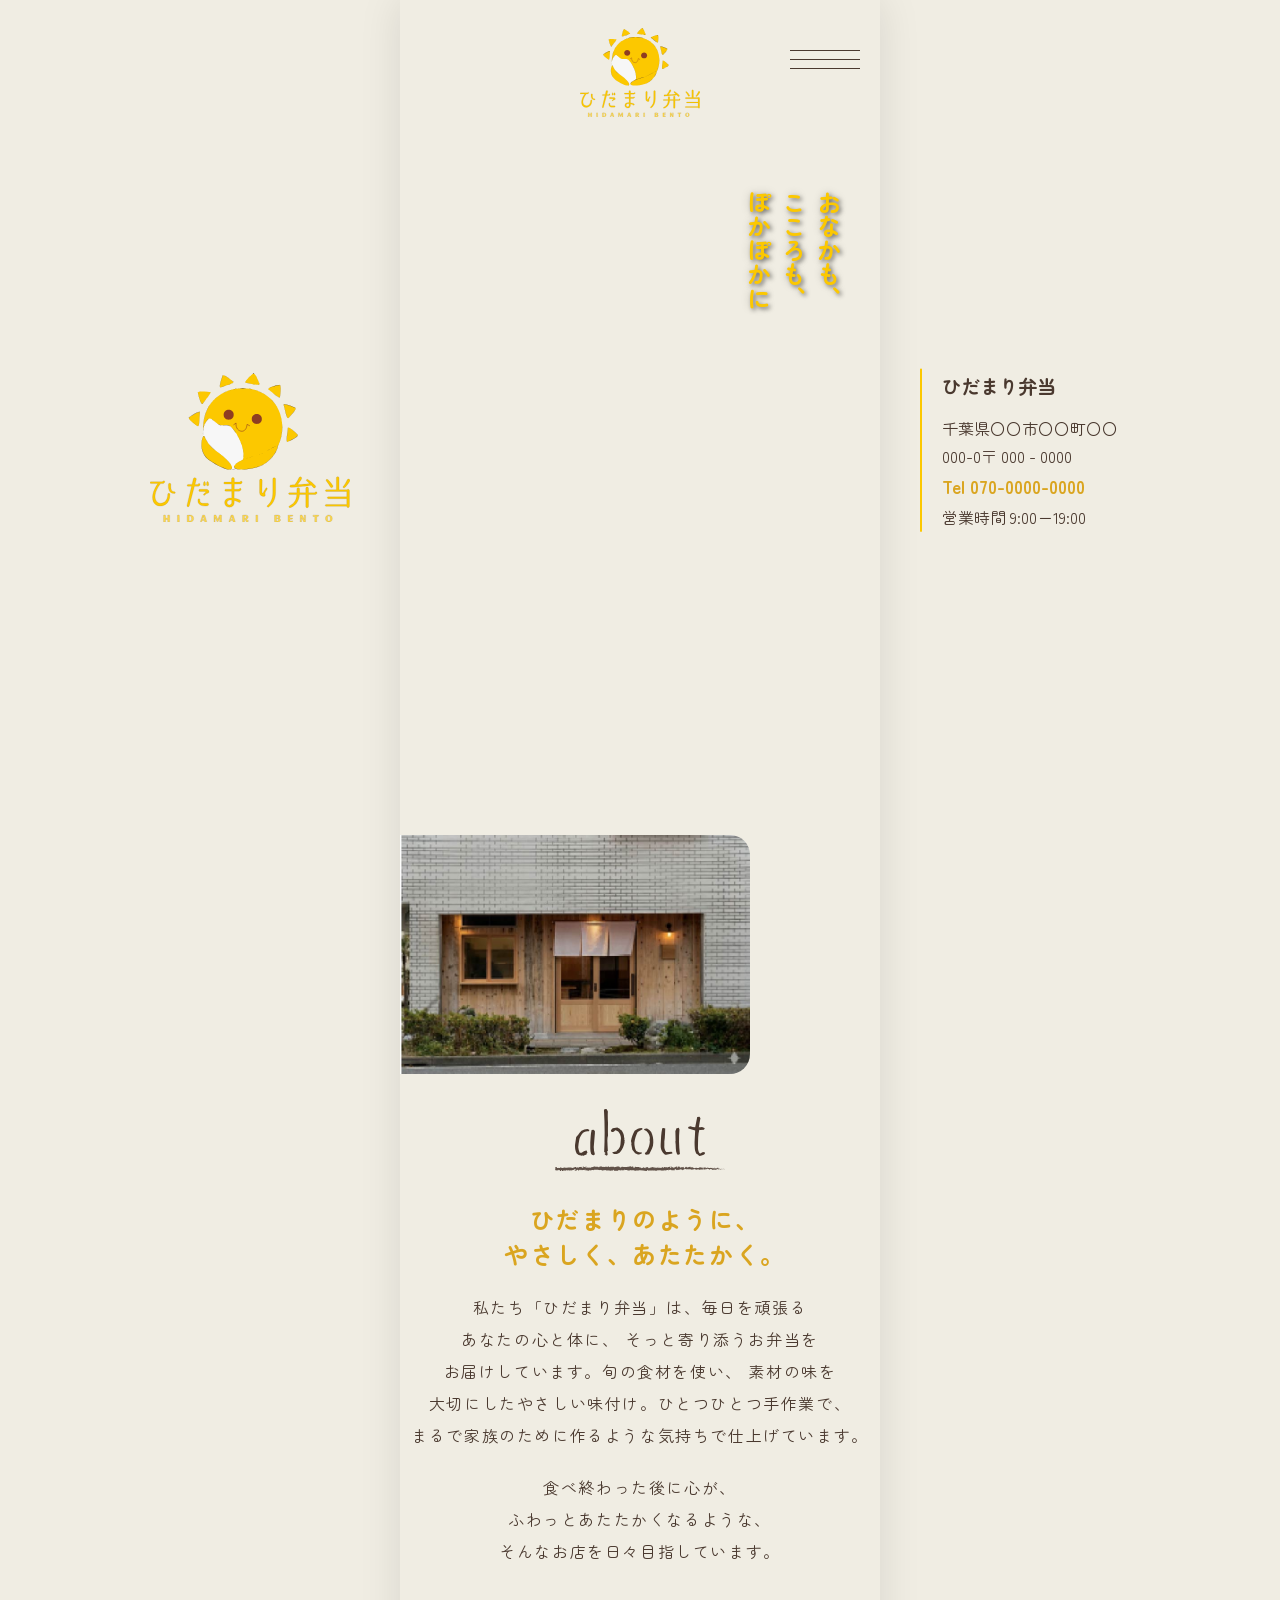
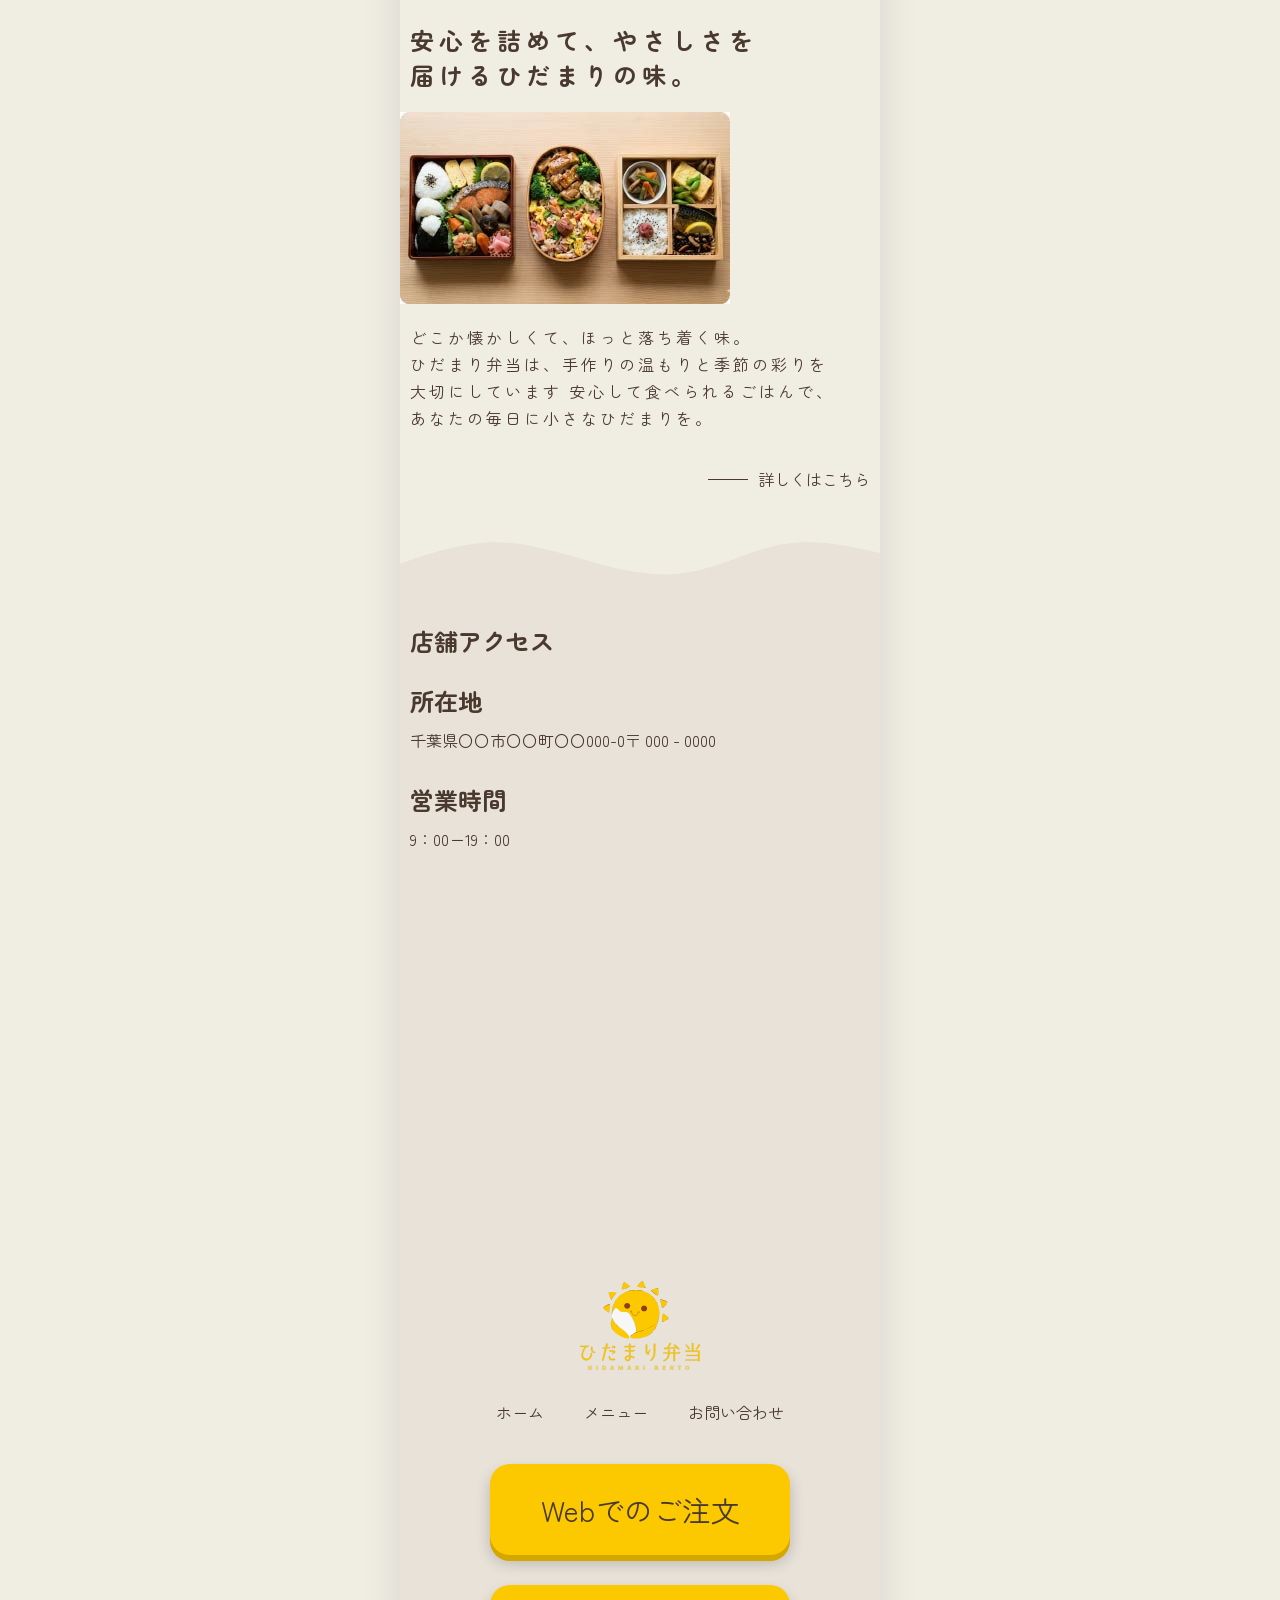
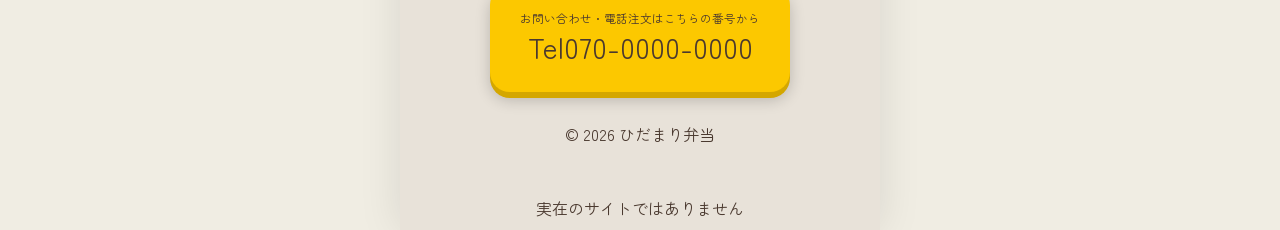
<file: index.html>
<!DOCTYPE html>
<html>
    <head>
 <meta charset="UTF-8">
 <meta name="viewport" content="width=device-width, initial-scale=1">
 <title>ひだまり弁当</title>
 <link rel="preconnect" href="https://fonts.googleapis.com">
<link rel="preconnect" href="https://fonts.gstatic.com" crossorigin>
<link href="https://fonts.googleapis.com/css2?family=Zen+Maru+Gothic&display=swap" rel="stylesheet">
 <link rel="stylesheet" href="style.css">
 <link rel="icon" href="images/icon-site.svg">
    </head>
    <body>

        <div class="pc-layout-container">
            <div class="pc-side-content pc-left">
                <img src="images/hidamari-rogo.svg" alt="ひだまりロゴ">
            </div>
            <div class="pc-side-content pc-right">
                <div class="pc-info-box">
                    <p class="pc-info-title">ひだまり弁当</p>
                    <p>千葉県〇〇市〇〇町〇〇<br>000-0〒 000 - 0000</p>
                    <p class="pc-info-tel">Tel 070-0000-0000</p>
                    <p>営業時間 9:00ー19:00</p>
                </div>
            </div>
        </div>


        <div class="all-wrapper">
        <header>
            <div class="inner-wrapper header-flex">
                <div class="rogo-header">
                    <img src="images/hidamari-rogo.svg" alt="ひだまりロゴ" width="120" height="auto">
                </div>
                
                <div class="hamburger">
                    <div class="menu-wrapper">
                        <span></span><span></span><span></span>
                    </div>
                </div>
            </div>
        
            <nav class="menu">
                <div class="close-button">
                    <span></span><span></span>
                </div>
                <ul>
                    <li><a href="index.html">ホーム</a></li>
                    <li><a href="index.html#about">アバウト</a></li>
                    <li><a href="menu.html">メニュー</a></li>
                    <li><a href="#">お問い合わせ</a></li>
                    <li><a href="#" class="next-bt">Webでのご注文</a></li>
                </ul>
            </nav>
        </header>

                    <section class="top-fv">
                        <div class="inner-wrapper text-on-image-container">
                            <div class="slider">
                                <div class="slider-img  img1"></div>
                                <div class="slider-img  img2"></div>
                                <div class="slider-img  img3"></div>
                             </div>

                             <div class="fixed-text">
                                <h1>おなかも、<br>こころも、<br>ぽかぽかに</h1>
                             </div>
                        </div>
                    </section>

                    <section class="about-wrapper" id="about">
                            <div class="about-conteiner">
                                <div class="about-content">
                                    <div class="about-img">
                                        <img src="images/hidamari-top-about.jpg" width="350px" height="auto" alt=" アバウト画像">
                                    </div>
                                    <div class="text-wrapper">
                                        <div class="text-content">
                                            <img class="text-about" src="images/mozi-about.svg" alt="about" width="130px" height="auto">
                                            <img src="images/hidamari-sen.svg" width="170px" height="auto" alt="線">
                                        </div>
                                    </div>

                                    <div class="text-main">
                                        <h2> ひだまりのように、<br>やさしく、あたたかく。</h2>
                                        <p>私たち「ひだまり弁当」は、毎日を頑張る<br>あなたの心と体に、
                                            そっと寄り添うお弁当を<br>お届けしています。旬の食材を使い、
                                            素材の味を<br>大切にしたやさしい味付け。ひとつひとつ手作業で、<br>
                                            まるで家族のために作るような気持ちで仕上げています。</p>
                                            <p>食べ終わった後に心が、<br>ふわっとあたたかくなるような、<br>
                                                そんなお店を日々目指しています。</p>
                                    </div>
                           
                                </div>
                            </div>

                    </section>

                    <section class="menu-next">
                        <h2>安心を詰めて、やさしさを<br>
                            届けるひだまりの味。</h2>
                        <div class="menu-img">
                            <img src="images/hidamari-top-menu.jpg" >
                        </div>
                        <p>どこか懐かしくて、ほっと落ち着く味。<br>
                            ひだまり弁当は、手作りの温もりと季節の彩りを<br>大切にしています
                            安心して食べられるごはんで、<br>あなたの毎日に小さなひだまりを。</p>

                            <div class="next-bt-menu">
                                    <div class="sen-next"></div>
                                    <a href="menu.html">詳しくはこちら</a>
                            </div>
                    </section>

                    <svg xmlns="http://www.w3.org/2000/svg" viewBox="0 0 1440 320"><path fill="#e8e2d9" fill-opacity="1" d="M0,128L48,112C96,96,192,64,288,64C384,64,480,96,576,122.7C672,149,768,171,864,154.7C960,139,1056,85,1152,69.3C1248,53,1344,75,1392,85.3L1440,96L1440,320L1392,320C1344,320,1248,320,1152,320C1056,320,960,320,864,320C768,320,672,320,576,320C480,320,384,320,288,320C192,320,96,320,48,320L0,320Z"></path></svg>
                    <section class="adores-wrapper">
                        <div class="adores-container">
                            <div class="adores-text">
                                <h1>店舗アクセス</h1>
                                <ul>
                                    <li><h2>所在地</h2></li>
                                    <li><p>千葉県〇〇市〇〇町〇〇000-0〒 000 - 0000</p></li>
                                </ul>

                                <ul>
                                    <li><h2>営業時間</h2></li>
                                    <li><p>9：00ー19：00</p></li>
                                </ul>
                            </div>

                                <div class="google-map">
                                    <iframe src="https://www.google.com/maps/embed?pb=!1m18!1m12!1m3!1d3236.7192427042314!2d139.89611697584044!3d35.78227237255482!2m3!1f0!2f0!3f0!3m2!1i1024!2i768!4f13.1!3m3!1m2!1s0x6018854ce993d4b1%3A0xfff3df9977cf77d6!2z5bCx5Yq056e76KGMSVTjgrnjgq_jg7zjg6vmnb7miLg!5e0!3m2!1sja!2sjp!4v1773624845802!5m2!1sja!2sjp" width="600" height="450" style="border:0;" allowfullscreen="" loading="lazy" referrerpolicy="no-referrer-when-downgrade"></iframe>
                                </div>

       
                        </div>

                        <div class="footer">
                            <div class="footer-content">
                                <div class="footer-container">
                                    <img  class="icon-footer" src="images/hidamari-rogo.svg"alt="ひだまりロゴ" width="120" height="auto">
                                    <ul class="footer-list">
                                        <li><a href="index.html">ホーム</a></li>
                                        <li><a href="#">メニュー</a></li>
                                        <li><a href="#">お問い合わせ</a></li>
                                    </ul>
                                </div>

                                <div class="footer-bt-wrapper">
                                    <ul>
                                        <li class="footer-bt"><a href="#" >Webでのご注文</a></li>
                                        <li class="footer-bt"><a href="#" ><p>お問い合わせ・電話注文はこちらの番号から</p>Tel070-0000-0000</a></li>
                                    </ul>
                                </div>

                                </div>
                                <p class="copyright">&copy; 2026 ひだまり弁当</p>
                                <p class="footer-end-text">実在のサイトではありません</p>
                            </div>
                        </div>
                 
                        
                    </section>
                </div>
        <script>
// ハンバーガーメニューの開閉
const hamburger = document.querySelector('.menu-wrapper');
const menu = document.querySelector('.menu');

// ハンバーガーボタンをクリックした時
hamburger.addEventListener('click', () => {
    hamburger.classList.toggle('active');
    menu.classList.toggle('active');
});

// --- 追加：メニュー内のリンクをクリックした時に閉じる ---
const menuLinks = document.querySelectorAll('.menu ul li a');

menuLinks.forEach(link => {
    link.addEventListener('click', () => {
        // メニューを閉じる
        hamburger.classList.remove('active');
        menu.classList.remove('active');
    });
});
        </script>


    </body>
</file>
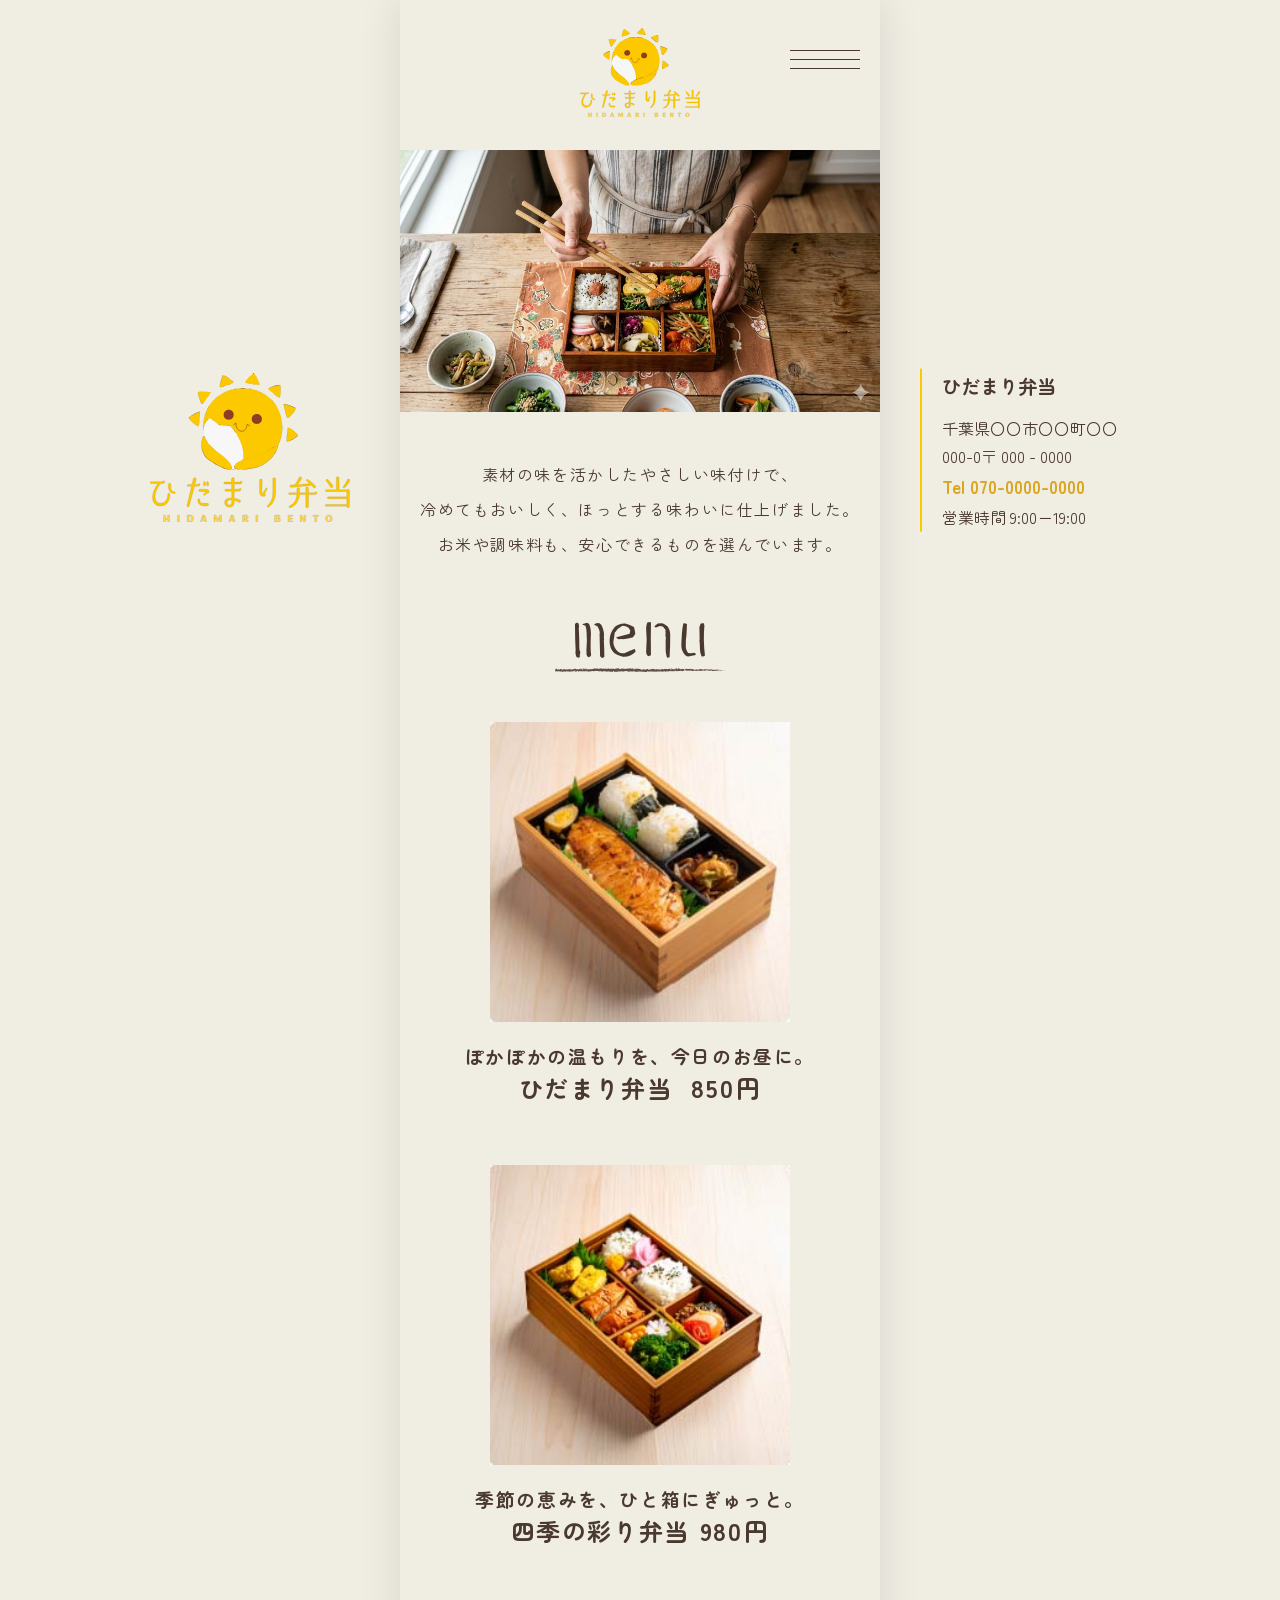
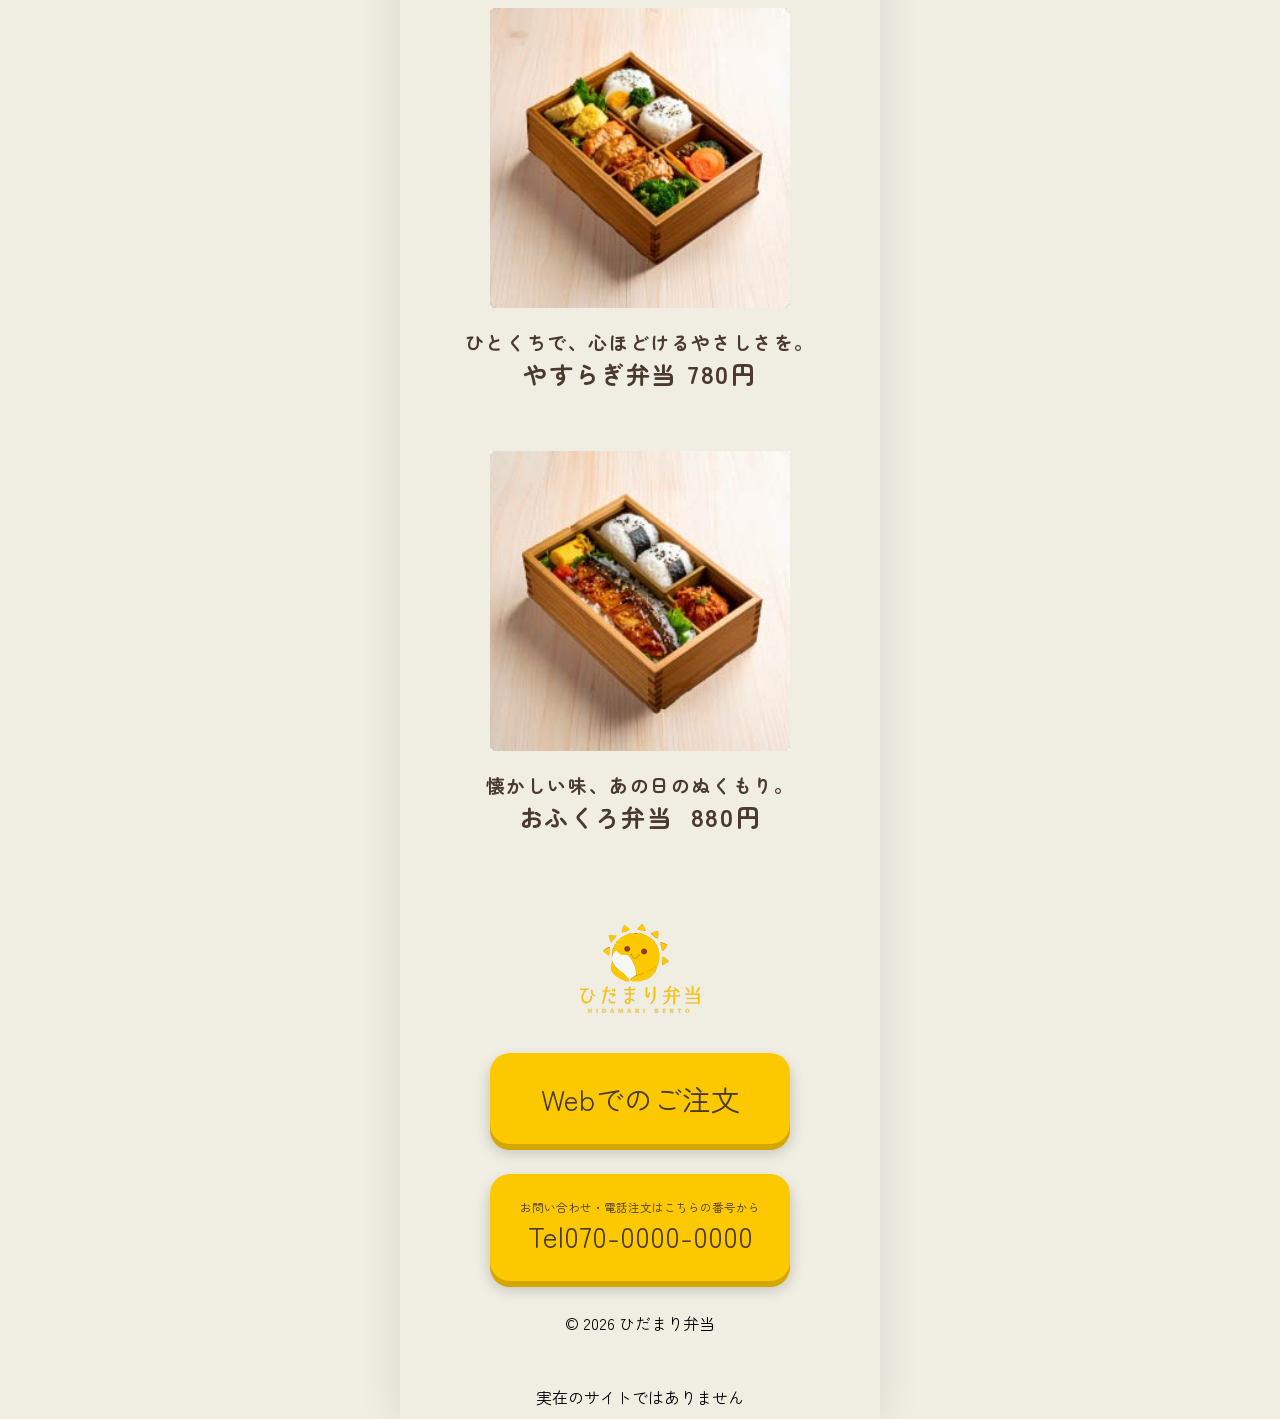
<file: menu.html>
<!DOCTYPE html>
<html>
    <head>
 <meta charset="UTF-8">
 <meta name="viewport" content="width=device-width, initial-scale=1">
 <title>ひだまり弁当</title>
 <link rel="preconnect" href="https://fonts.googleapis.com">
<link rel="preconnect" href="https://fonts.gstatic.com" crossorigin>
<link href="https://fonts.googleapis.com/css2?family=Zen+Maru+Gothic&display=swap" rel="stylesheet">
<link href="index.html">
 <link rel="stylesheet" href="style-menu.css">
 <link rel="icon" href="images/icon-site.svg">
    </head>
    <body>

        <div class="pc-layout-container">
            <div class="pc-side-content pc-left">
                <img src="images/hidamari-rogo.svg" alt="ひだまりロゴ">
            </div>
            <div class="pc-side-content pc-right">
                <div class="pc-info-box">
                    <p class="pc-info-title">ひだまり弁当</p>
                    <p>千葉県〇〇市〇〇町〇〇<br>000-0〒 000 - 0000</p>
                    <p class="pc-info-tel">Tel 070-0000-0000</p>
                    <p>営業時間 9:00ー19:00</p>
                </div>
            </div>
        </div>
        <div class="all-wrapper">

        <header>
            <div class="inner-wrapper header-flex">
                <div class="rogo-header">
                    <img src="images/hidamari-rogo.svg" alt="ひだまりロゴ" width="120" height="auto">
                </div>
                
                <div class="hamburger">
                    <div class="menu-wrapper">
                        <span></span><span></span><span></span>
                    </div>
                </div>
            </div>
        
            <nav class="menu">
                <div class="close-button">
                    <span></span><span></span>
                </div>
                <ul>
                    <li><a href="index.html">ホーム</a></li>
                    <li><a href="index.html#about">アバウト</a></li>
                    <li><a href="menu.html">メニュー</a></li>
                    <li><a href="#">お問い合わせ</a></li>
                    <li><a href="#" class="next-bt">Webでのご注文</a></li>
                </ul>
            </nav>
        </header>

        <section class="menu-wrapper-1">
            <div class="menu-container">
                <div class="menu-content">
                    <img class="menu-top-fv" src="images/hidamari-menu-top.jpg">
                    <p class="menu-text">素材の味を活かしたやさしい味付けで、<br>
                        冷めてもおいしく、ほっとする味わいに仕上げました。<br>
                        お米や調味料も、安心できるものを選んでいます。</p>
                </div>

                <div class="menu-main">
                    <div class="menu-title">
                        <img src="images/mozi-menu.svg"alt="menu" width="130px" height="auto">
                        <img src="images/hidamari-sen.svg"width="170px" height="auto" alt="線">
                    </div>

                    <div class="menu-wrapper-2">

                        <div class="menu-box">
                            <img src="images/menu-1.jpg" alt="menu-1" width="300px" height="auto">
                            <h3>ぽかぽかの温もりを、今日のお昼に。</h3>
                            <h1>ひだまり弁当 <span class="menu-sub">850円</span></h1>
                        </div>

                        <div class="menu-box">
                            <img src="images/menu-2.jpg" alt="menu-2" width="300px" height="auto">
                            <h3>季節の恵みを、ひと箱にぎゅっと。</h3>
                            <h1>四季の彩り弁当<span class="menu-sub">980円</span></h1>
                        </div>

                        <div class="menu-box">
                            <img src="images/menu-3.jpg" alt="menu-3" width="300px" height="auto">
                            <h3>ひとくちで、心ほどけるやさしさを。</h3>
                            <h1>やすらぎ弁当<span class="menu-sub">780円</span></h1>
                        </div>

                        <div class="menu-box">
                            <img src="images/menu-4.jpg" alt="menu-4" width="300px" height="auto">
                            <h3>懐かしい味、あの日のぬくもり。</h3>
                            <h1>おふくろ弁当 <span class="menu-sub">880円</span></h1>
                        </div>

                    </div>
                </div>
            </div>
        </section>

        <div class="footer">
            <div class="footer-content">
                <div class="footer-container">
                    <img  class="icon-footer" src="images/hidamari-rogo.svg"alt="ひだまりロゴ" width="120" height="auto">
                </div>

                <div class="footer-bt-wrapper">
                    <ul>
                        <li class="footer-bt"><a href="#" >Webでのご注文</a></li>
                        <li class="footer-bt"><a href="#" ><p>お問い合わせ・電話注文はこちらの番号から</p>Tel070-0000-0000</a></li>
                    </ul>
                </div>

                </div>
                <p class="copyright">&copy; 2026 ひだまり弁当</p>
                <p class="footer-end-text">実在のサイトではありません</p>
            </div>
        </div>

                </div>
        <script>
// ハンバーガーメニューの開閉
const hamburger = document.querySelector('.menu-wrapper');
const menu = document.querySelector('.menu');

// ハンバーガーボタンをクリックした時
hamburger.addEventListener('click', () => {
    hamburger.classList.toggle('active');
    menu.classList.toggle('active');
});

// --- 追加：メニュー内のリンクをクリックした時に閉じる ---
const menuLinks = document.querySelectorAll('.menu ul li a');

menuLinks.forEach(link => {
    link.addEventListener('click', () => {
        // メニューを閉じる
        hamburger.classList.remove('active');
        menu.classList.remove('active');
    });
});
        </script>


    </body>
</file>
<file: style.css>
*, 
*::before, 
*::after {
    box-sizing: border-box;
    margin: 0; padding: 0;
}
li {
    list-style: none;
}
a {
    text-decoration: none;
}
body {
  font-family: "Zen Maru Gothic", sans-serif;
  background: #f0ede3;
  width: 100%;
  overflow-x: hidden;
}
html {
  scroll-behavior: smooth;
}
section {
  scroll-margin-top: 50px; 
}
.all-wrapper {
  max-width: 480px; /* ここで横幅をスマホサイズに固定 */
  width: 100%;
  background: #f0ede3; /* サイト本来の背景色 */
  margin: 0 auto;
  min-height: 100vh;
  box-shadow: 0 0 20px rgba(0,0,0,0.2);
  position: relative; /* 固定要素の基準にするため */
}
.inner-wrapper {
  width: 100%;
    height: auto;
    margin: 0 auto;
    box-sizing: border-box;
}
img {
  max-width: 100%;
  height: auto;
}
/* ハンバーガーメニュー */
.hamburger {
  position: absolute;
    z-index: 1100; /* メニューより上に表示されるように */
    top: 50px;      /* 上からの位置（お好みで調整） */
    right: 20px;
  }
  .menu-wrapper {
    width: 70px;
    height: 30px;
    position: relative;
    cursor: pointer;
    transition: transform 0.3s ease;
  }
  .menu-wrapper span {
    position: absolute;
    height: 1px;
    width: 100%;
    background: #4a392f;
    transition: all 0.3s ease;
  }
  
  .menu-wrapper span:nth-child(1) {
    top: 0;
  }
  
  .menu-wrapper span:nth-child(2) {
    top: 9px;
  }
  
  .menu-wrapper span:nth-child(3) {
    top: 18px;
  }
  
  .menu-wrapper.active span:nth-child(1) {
    transform: rotate(45deg);
    top: 9px;
  }
  
  .menu-wrapper.active span:nth-child(2) {
    opacity: 0;
  }
  
  .menu-wrapper.active span:nth-child(3) {
    transform: rotate(-45deg);
    top: 9px;
  }
  .menu {
    position: absolute; /* all-wrapper基準で配置 */
    top: 0;
    right: -100%;
    width: 100%;
    height: 100vh; /* 画面の高さ分 */
    background-color: #f0ede3;
    z-index: 1000;
    display: flex;
    justify-content: center;
    align-items: center;
    transition: right 0.5s ease;
    /* メニューが開いている間、メニュー自体を固定したい場合 */
    pointer-events: none; /* 通常時はクリックを無効化 */
    opacity: 0;
  }
  .menu.active {
    right: 0;
    opacity: 1;
    pointer-events: auto; /* 表示時はクリックを有効化 */
  }
  /* メニュー内のリストを縦に並べる調整 */
  .menu ul {
    list-style: none;
    padding: 0;
    text-align: center;
  }
  .menu ul li {
    margin: 40px 0;
  }
  .menu ul li a {
    text-decoration: none;
    font-size: 2rem;
    color: #4a392f;
    transition: color 0.5s ease;
  }
  .menu ul li a:hover {
    color: #fcc800;
  }
  .next-bt {
    display: block;
    padding: 20px 50px;
    background-color: #fcc800;
    border-radius: 20px;
    font-size: 2rem;
    box-shadow: 0 6px 0 #d4a700, 0 8px 15px rgba(0, 0, 0, 0.2);
    text-align: center;
  transition: all 0.2s ease; /* 変化をスムーズに */
  cursor: pointer;
  }
  .next-bt:hover {
    background-color: #ffd733;
    transform: translateY(-2px);
    box-shadow: 0 8px 0 #d4a700, 0 10px 20px rgba(0, 0, 0, 0.2);
  }
  .next-bt:active {
    transform: translateY(4px); /* 下に沈む */
    box-shadow: 0 2px 0 #d4a700, 0 2px 5px rgba(0, 0, 0, 0.2); 
  }
  .next-bt  a {
    color: #4a392f;
    font-weight: bold;
    letter-spacing: 2px;
  }

  /* ロゴ */
.header-flex {
  display: flex;
  justify-content: center;
  align-items: center;
  position: relative;
  height: 150px;
}
.top-fv {
  padding: 10px 0;
    position: relative;
    width: 100%;
    height: 650px;
    border-radius: 20px;
    overflow: hidden;
}
.slider {
  position: relative;
  width: 100%;
  height: 600px; 
  border-radius: 20px;
  overflow: hidden;
}
.slider-img   {
    position: absolute;
    top: 0;
    left: 0;
    width: 100%;
    height: 100%;
    background-size: cover;
    background-position: center;
    opacity: 0;
    animation: fade-slider 15s infinite;
}
.text-on-image-container {
  position: relative;
}
.fixed-text {
  position: absolute;
  top: 5%;
  right: 7%;
  writing-mode: vertical-rl;
  color: #fcc800;
  z-index: 10;
  text-shadow: 
    2px 2px 4px rgba(0, 0, 0, 0.5), /* 濃いめの影 */
    0 0 10px rgba(0, 0, 0, 0.2);
}
.img1 {
    background-image: url(./images/hidamari-top-1.jpg);
    animation-delay: 0s;
}
.img2 {
    background-image: url(./images/hidamari-top-2.jpg);
    animation-delay: 5s;
}
.img3 {
    background-image: url(./images/hidamari-top-3.jpg);
    animation-delay: 10s;
}
@keyframes fade-slider {
    0% { opacity: 0; }
    10% { opacity: 1; }
    33% { opacity: 1; }
    43% { opacity: 0; }
    100% { opacity: 0; }
}

  /* アバウト */
  /* 親要素：画像とテキストを縦に並べる */
  .about-wrapper {
    margin:   35px   0;
  }
.about-content {
  display: flex;
  flex-direction: column; 
  gap: 30px; 
  width: 100%;
}
.about-img  img {
  border-radius: 0  20px 20px 0;
}
.text-wrapper {
  display: flex;
  justify-content: center;
  width: 100%;
}
.text-content {
  display: flex;
  flex-direction: column;
  align-items: center;  
  gap: 10px;      
}
.text-main {
text-align: center;
}
.text-main {
  padding: 0  10px;
  color: #DAA520;
  letter-spacing: 0.1rem;
}
.text-main  h2 {
  margin-left: 10px;
  margin-bottom: 20px;
}
.text-main p {
  color: #4a392f;
  font-size: 16px;
  margin-bottom: 20px;
  line-height: 2;
}
.sen-next {
width: 40px;
height: 1px;
background-color: #4a392f;
}
.next-bt-menu {
justify-content: right;
display: flex;
align-items: center;
margin:  35px  10px 0  0;
}
.next-bt-menu a {
  color: #4a392f;
  padding-left:   10px;
}
.next-bt-menu a:hover {
  color: #fcc800;
  transition: color 0.5s ease;
}
.menu-next {
  color: #4a392f;
  margin:   30px 0;
}
.menu-next  h2{
  letter-spacing: 5px;
  padding:   0   0   20px  10px;
}
.menu-next p {
  padding:   15px  0  0  10px;
  line-height: 1.7;
  letter-spacing: 3px;
}

.adores-wrapper {
  margin-top: -10px;
  height: auto;
  color: #4a392f;
  background: #e8e2d9;
}
.adores-text {
  padding-left: 10px;
}
.adores-text ul{
  margin-top: 25px;
  margin-bottom: 30px;
}
.adores-text ul li h2 {
  padding-bottom: 10px;
}
.google-map {
  position: relative;
  width: 100%;
  padding-top: 75%;
  margin-bottom: 30px;
}
.google-map iframe {
  position: absolute;
  top: 0;
  left: 0;
  width: 100% !important;
  height: 100% !important;
}

.footer-container {
  display: flex;
  flex-direction: column; /* 子要素を縦に並べる */
  align-items: center;    /* 左右の真ん中 */
  justify-content: center; /* 上下の真ん中 */
  text-align: center;
  padding: 10px 0;
}
.footer-list {
  text-align: center;
  display: flex;     
  margin:  30px  0;
  gap: 40px;       
}

.footer-list a {
  color: #4a392f;
}
.footer-list a:hover {
  transition: color 0.5s ease;
  color: #fcc800;
}

.footer-bt {
  margin: 0 auto;
  padding:   15px;
  width: 300px;
  background-color: #fcc800;
  border-radius: 20px;
  text-align: center;
transition: all 0.2s ease; /* 変化をスムーズに */
cursor: pointer;
box-shadow: 0 6px 0 #d4a700, 0 8px 15px rgba(0, 0, 0, 0.2);
transition: all 0.2s ease; /* 変化をスムーズに */
}
.footer-bt:hover {
  background-color: #ffd733;
  transform: translateY(-2px);
  box-shadow: 0 8px 0 #d4a700, 0 10px 20px rgba(0, 0, 0, 0.2);
}
.footer-bt:active {
  transform: translateY(4px); /* 下に沈む */
  box-shadow: 0 2px 0 #d4a700, 0 2px 5px rgba(0, 0, 0, 0.2); 
}
.footer-bt-wrapper ul li {
  margin-bottom: 30px;
}
.footer-bt a {
  display: block;
  width: 100%;
  height: 100%;
  padding: 10px;
  color: #4a392f;
  font-size: 1.8em;
}
.footer-bt p {
  font-size: 0.4em;
}
.footer-end {
  text-align: center;
}
.footer-end-text ,.copyright{
  text-align: center;
}
.footer-end-text{
  padding:  50px  0  10px 0;
}

/* --- PC用レイアウトの基本設定 --- */
.pc-side-content {
  display: none; /* 基本は非表示（スマホ時） */
}

@media screen and (min-width: 768px) {
  .all-wrapper {
    max-width: 480px;
    width: 100%;
    height: auto;
    margin: 0 auto;
    box-shadow: 0 0 15px rgba(0,0,0,0.1);
  }

  .pc-side-content {
    display: block;
    position: fixed;
    top: 50%;
    transform: translateY(-50%);
    width: 220px; /* 左右コンテンツの幅 */
    z-index: 10;
}

/* 左側ロゴの配置 */
.pc-left {
    left: calc(50% - 500px); /* 中央から左に500px移動 */
    text-align: center;
}
.pc-left img {
    width: 200px;
}

/* 右側情報の配置 */
.pc-right {
    right: calc(50% - 500px); /* 中央から右に500px移動 */
    color: #4a392f;
}
.pc-info-box {
    border-left: 2px solid #fcc800;
    padding-left: 20px;
    line-height: 1.8;
}
.pc-info-title {
    font-size: 1.2rem;
    font-weight: bold;
    margin-bottom: 10px;
}
.pc-info-tel {
    font-size: 1.1rem;
    color: #DAA520;
    font-weight: bold;
}


/* 中央のスマホ画面（all-wrapper）の設定 */
.all-wrapper {
    max-width: 480px;
    margin: 0 auto;
    box-shadow: 0 0 40px rgba(0,0,0,0.1); /* PCで見るときの立体感 */
    position: relative;
    background: #f0ede3;
}

}
</file>
<file: style-menu.css>
*, 
*::before, 
*::after {
    box-sizing: border-box;
    margin: 0; padding: 0;
}
li {
    list-style: none;
}
a {
    text-decoration: none;
}
body {
  font-family: "Zen Maru Gothic", sans-serif;
  background: #f0ede3;
  width: 100%;
  overflow-x: hidden;
}
html {
  scroll-behavior: smooth;
}
section {
  scroll-margin-top: 50px; 
}
.inner-wrapper {
    width: 100%;
      height: auto;
      margin: 0 auto;
      padding: 0   20px;
      box-sizing: border-box;
  }
  .all-wrapper {
    max-width: 480px; /* ここで横幅をスマホサイズに固定 */
    width: 100%;
    background: #f0ede3; /* サイト本来の背景色 */
    margin: 0 auto;
    min-height: 100vh;
    box-shadow: 0 0 20px rgba(0,0,0,0.2);
    position: relative; /* 固定要素の基準にするため */
  }
  img {
    max-width: 100%;
    height: auto;
  }

/* ハンバーガーメニュー */
.hamburger {
    position: absolute;
      z-index: 1100; /* メニューより上に表示されるように */
      top: 50px;      /* 上からの位置（お好みで調整） */
      right: 20px;
    }
    .menu-wrapper {
      width: 70px;
      height: 30px;
      position: relative;
      cursor: pointer;
      transition: transform 0.3s ease;
    }
    .menu-wrapper span {
      position: absolute;
      height: 1px;
      width: 100%;
      background: #4a392f;
      transition: all 0.3s ease;
    }
    
    .menu-wrapper span:nth-child(1) {
      top: 0;
    }
    
    .menu-wrapper span:nth-child(2) {
      top: 9px;
    }
    
    .menu-wrapper span:nth-child(3) {
      top: 18px;
    }
    
    .menu-wrapper.active span:nth-child(1) {
      transform: rotate(45deg);
      top: 9px;
    }
    
    .menu-wrapper.active span:nth-child(2) {
      opacity: 0;
    }
    
    .menu-wrapper.active span:nth-child(3) {
      transform: rotate(-45deg);
      top: 9px;
    }
    .menu {
      position: absolute; /* all-wrapper基準で配置 */
      top: 0;
      right: -100%;
      width: 100%;
      height: 100vh; /* 画面の高さ分 */
      background-color: #f0ede3;
      z-index: 1000;
      display: flex;
      justify-content: center;
      align-items: center;
      transition: right 0.5s ease;
      /* メニューが開いている間、メニュー自体を固定したい場合 */
      pointer-events: none; /* 通常時はクリックを無効化 */
      opacity: 0;
    }
    .menu.active {
      right: 0;
      opacity: 1;
      pointer-events: auto; /* 表示時はクリックを有効化 */
    }
    /* メニュー内のリストを縦に並べる調整 */
    .menu ul {
      list-style: none;
      padding: 0;
      text-align: center;
    }
    .menu ul li {
      margin: 40px 0;
    }
    .menu ul li a {
      text-decoration: none;
      font-size: 2rem;
      color: #4a392f;
      transition: color 0.5s ease;
    }
    .menu ul li a:hover {
      color: #fcc800;
    }
    .next-bt {
      display: block;
      padding: 20px 50px;
      background-color: #fcc800;
      border-radius: 20px;
      font-size: 2rem;
      box-shadow: 0 6px 0 #d4a700, 0 8px 15px rgba(0, 0, 0, 0.2);
      text-align: center;
    transition: all 0.2s ease; /* 変化をスムーズに */
    cursor: pointer;
    }
    .next-bt:hover {
      background-color: #ffd733;
      transform: translateY(-2px);
      box-shadow: 0 8px 0 #d4a700, 0 10px 20px rgba(0, 0, 0, 0.2);
    }
    .next-bt:active {
      transform: translateY(4px); /* 下に沈む */
      box-shadow: 0 2px 0 #d4a700, 0 2px 5px rgba(0, 0, 0, 0.2); 
    }
    .next-bt  a {
      color: #4a392f;
      font-weight: bold;
      letter-spacing: 2px;
    }
  
    /* ロゴ */
  .header-flex {
    display: flex;
    justify-content: center;
    align-items: center;
    position: relative;
    height: 150px;
  }
  .top-fv {
    padding: 10px 0;
      position: relative;
      width: 100%;
      height: 650px;
      border-radius: 20px;
      overflow: hidden;
  }


  .menu-top-fv {
    width: 100%;
    height: 100%;
    background-size: cover;
    background-position: center;
}
.menu-text {
    padding:  40px  0;
    line-height: 2.2;
    letter-spacing: 0.1rem;
    text-align: center;
    color: #4a392f;
}
.menu-title {
    padding: 20px  0;
    display: flex;
    flex-direction: column;
    align-items: center;  
    gap: 10px;     
}
.menu-wrapper-2 {
    color: #4a392f;
    text-align: center;
}
.menu-box  {
    padding:  30px 0;
    letter-spacing: 0.1rem;
}
.menu-box h3 {
    padding-top: 15px;
}
.menu-box h1 span {
    padding-left: 10px;
    font-size: 25px;
}


.footer {
    padding:   50px  0  0  0;
}
.icon-footer {
    padding-bottom: 30px;
}
.footer-container {
    display: flex;
    flex-direction: column; /* 子要素を縦に並べる */
    align-items: center;    /* 左右の真ん中 */
    justify-content: center; /* 上下の真ん中 */
    text-align: center;
    padding: 10px 0;
  }
  .footer-bt {
    margin: 0 auto;
    padding:   15px;
    width: 300px;
    background-color: #fcc800;
    border-radius: 20px;
    text-align: center;
  transition: all 0.2s ease; /* 変化をスムーズに */
  cursor: pointer;
  box-shadow: 0 6px 0 #d4a700, 0 8px 15px rgba(0, 0, 0, 0.2);
  transition: all 0.2s ease; /* 変化をスムーズに */
  }
  .footer-bt:hover {
    background-color: #ffd733;
    transform: translateY(-2px);
    box-shadow: 0 8px 0 #d4a700, 0 10px 20px rgba(0, 0, 0, 0.2);
  }
  .footer-bt:active {
    transform: translateY(4px); /* 下に沈む */
    box-shadow: 0 2px 0 #d4a700, 0 2px 5px rgba(0, 0, 0, 0.2); 
  }
  .footer-bt-wrapper ul li {
    margin-bottom: 30px;
  }
  .footer-bt a {
    display: block;
    width: 100%;
    height: 100%;
    padding: 10px;
    color: #4a392f;
    font-size: 1.8em;
  }
  .footer-bt p {
    font-size: 0.4em;
  }
  .footer-end {
    text-align: center;
  }
  .footer-end-text ,.copyright{
    text-align: center;
  }
  .footer-end-text{
    padding:  50px  0  10px 0;
  }
/* --- PC用レイアウトの基本設定 --- */
.pc-side-content {
  display: none; /* 基本は非表示（スマホ時） */
}

@media screen and (min-width: 768px) {
  .all-wrapper {
    max-width: 480px;
    width: 100%;
    height: auto;
    margin: 0 auto;
    box-shadow: 0 0 15px rgba(0,0,0,0.1);
  }

  .pc-side-content {
    display: block;
    position: fixed;
    top: 50%;
    transform: translateY(-50%);
    width: 220px; /* 左右コンテンツの幅 */
    z-index: 10;
}

/* 左側ロゴの配置 */
.pc-left {
    left: calc(50% - 500px); /* 中央から左に500px移動 */
    text-align: center;
}
.pc-left img {
    width: 200px;
}

/* 右側情報の配置 */
.pc-right {
    right: calc(50% - 500px); /* 中央から右に500px移動 */
    color: #4a392f;
}
.pc-info-box {
    border-left: 2px solid #fcc800;
    padding-left: 20px;
    line-height: 1.8;
}
.pc-info-title {
    font-size: 1.2rem;
    font-weight: bold;
    margin-bottom: 10px;
}
.pc-info-tel {
    font-size: 1.1rem;
    color: #DAA520;
    font-weight: bold;
}


/* 中央のスマホ画面（all-wrapper）の設定 */
.all-wrapper {
    max-width: 480px;
    margin: 0 auto;
    box-shadow: 0 0 40px rgba(0,0,0,0.1); /* PCで見るときの立体感 */
    position: relative;
    background: #f0ede3;
}

}
</file>
